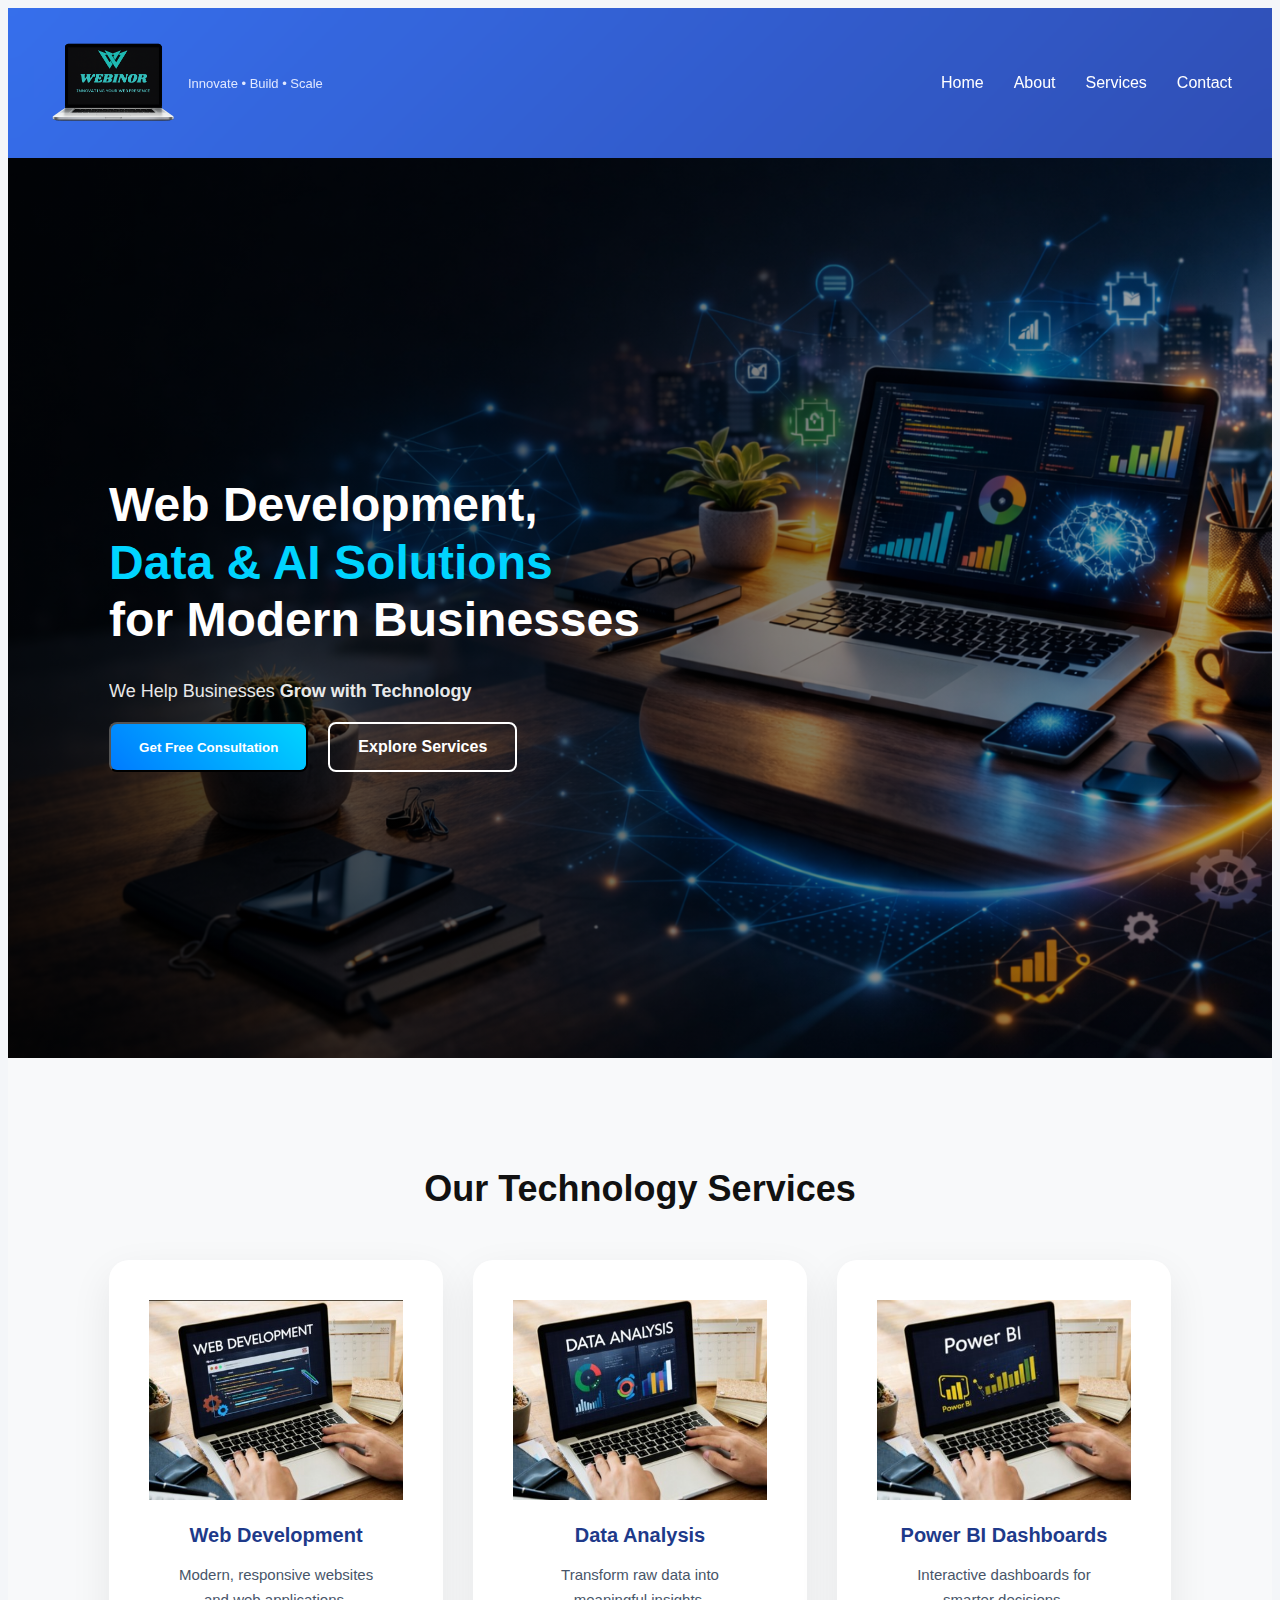
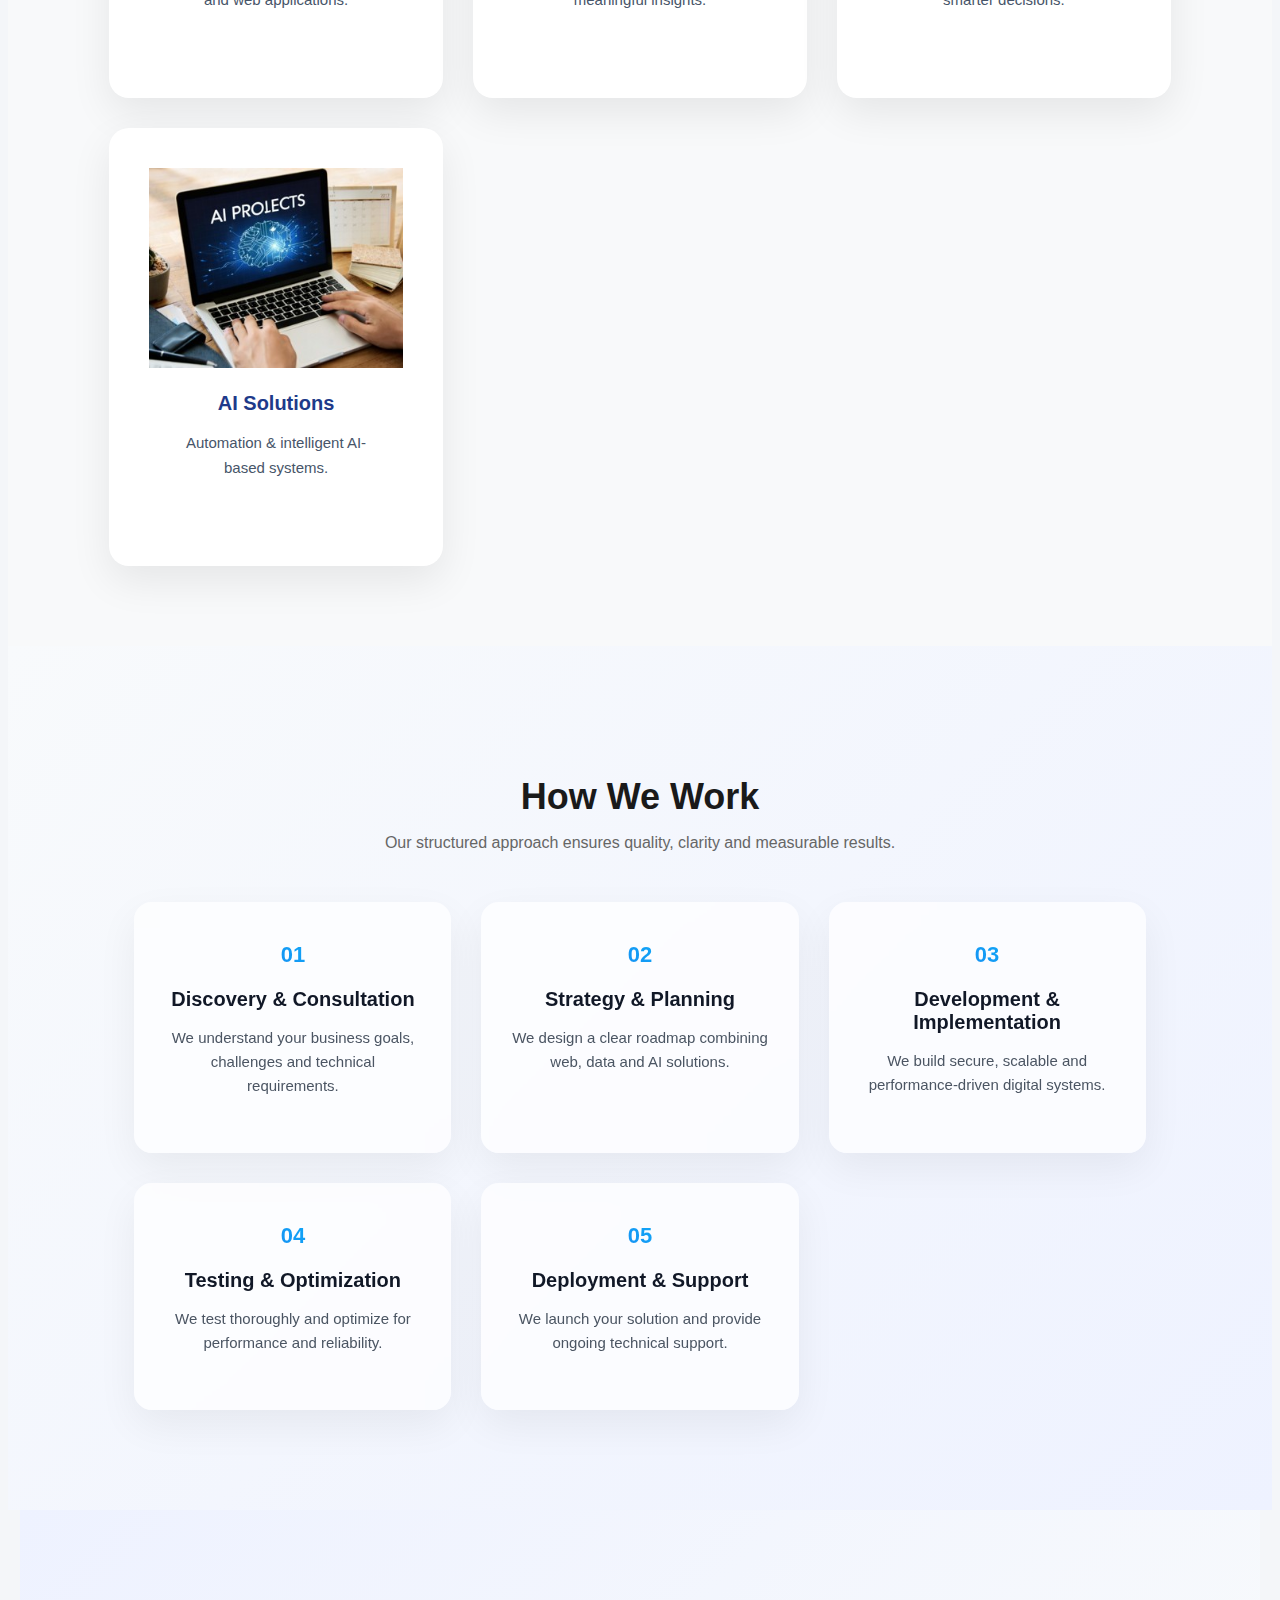
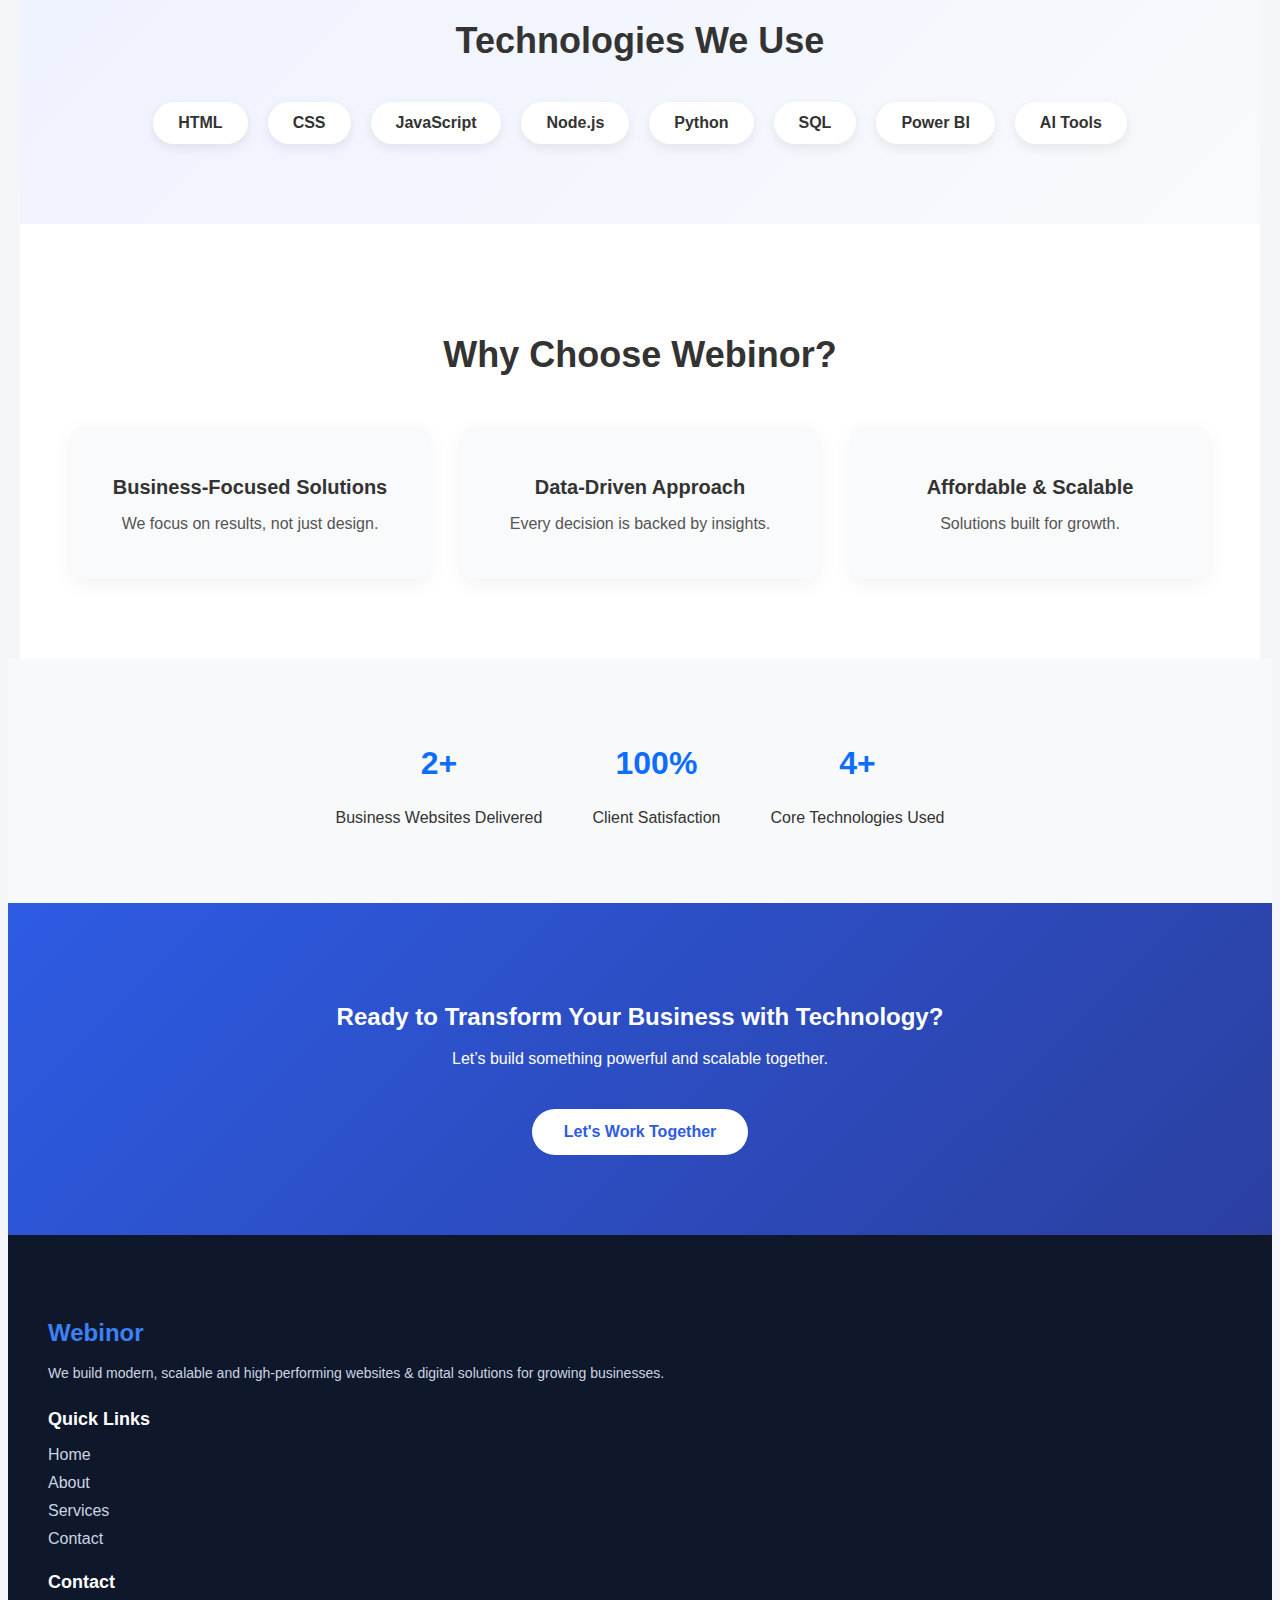
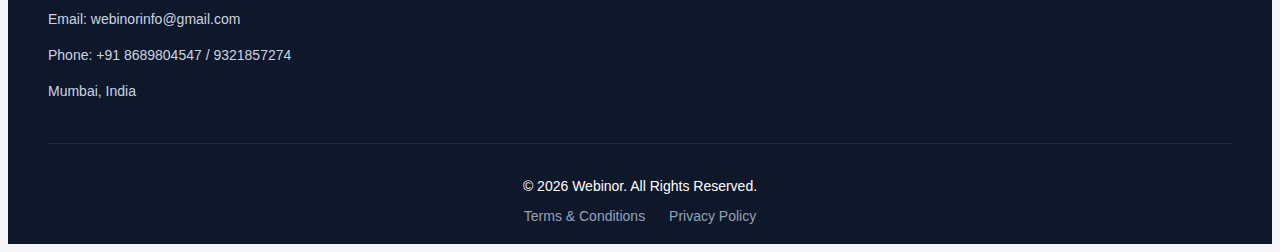
<file: index.html>
<!DOCTYPE html>
<html lang="en">
<head>
    <meta charset="UTF-8">
    <title>Webinor | Web Development, Data & AI Solutions Company in Mumbai</title>
    <meta name="viewport" content="width=device-width, initial-scale=1.0">
    
    <!-- SEO -->
    <meta name="description" content="Webinor is a Mumbai-based technology company offering web development, data analytics, Power BI dashboards and AI automation solutions for growing businesses.">
    <meta name="keywords" content="website developer in Mumbai, web design company, SEO services Mumbai, data analytics, AI projects">
    <meta name="author" content="Webinor">
    <meta name="robots" content="index, follow">

    <!-- Open Graph -->
    <meta property="og:type" content="website">
    <meta property="og:title" content="Webinor | Website Development Company in Mumbai">
    <meta property="og:description" content="Professional website development services for businesses.">
    <meta property="og:image" content="https://webinor.tech/logo.png">

    <link rel="icon" href="logo.png" type="image/png">
    <link rel="stylesheet" href="style.css?v=6">
    <link rel="canonical" href="https://webinor.tech/">

    <!-- Google tag (gtag.js) -->
<script async src="https://www.googletagmanager.com/gtag/js?id=G-PZ1Q38PTM9"></script>
<script>
  window.dataLayer = window.dataLayer || [];
  function gtag(){dataLayer.push(arguments);}
  gtag('js', new Date());

  gtag('config', 'G-PZ1Q38PTM9');
</script>
</head>
<body>

<header>
    <div class="navbar">
        <div class="logo">
            <img src="logo.png" class="logo-img" alt="Webinor Logo">
            <p class="subtitle">Innovate • Build • Scale</p>
        </div>

        <div class="nav-links" id="navLinks">
            <a href="index.html">Home</a>
            <a href="about.html">About</a>
            <a href="services.html">Services</a>
            <a href="contact.html">Contact</a>
        </div>
        <div class="hamburger" id="hamburger">
            <span></span>
            <span></span>
            <span></span>
        </div>
    </div>
</header>
  
<!-- HERO SECTION -->
<section class="hero">
  <div class="hero-content">
    <h1>
      Web Development,<br>
      <span>Data & AI Solutions</span><br>
      for Modern Businesses
    </h1>

    <p>We Help Businesses <strong>Grow with Technology</strong></p>

    <div class="hero-buttons">
      <button class="btn primary" onclick="openPopup()">Get Free Consultation</button>
      <a href="#services" class="btn secondary">Explore Services</a>
    </div>
  </div>
</section>
<!-- POPUP (Write it here 👇 just before </body>) -->
  <div id="popup" class="popup">
    <div class="popup-content">
      <span class="close" onclick="closePopup()">&times;</span>
      <h3>Free Consultation</h3>

      <input type="text" placeholder="Your Name">
      <input type="email" placeholder="Your Email">
      <textarea placeholder="Tell us about your project"></textarea>

      <button>Submit</button>
    </div>
  </div>


  <!-- JAVASCRIPT -->
  <script>
    function openPopup() {
      document.getElementById("popup").style.display = "flex";
    }

    function closePopup() {
      document.getElementById("popup").style.display = "none";
    }
  </script>

<!-- SERVICES CARDS SECTION (ON HOMEPAGE) -->
<section class="services">
  <h2 class="section-title">Our Technology Services</h2>
  <div class="services-grid">

    <div class="service-card" id="services">
      <img src="web.jpg" alt="Web Development">
      <h3>Web Development</h3>
      <p>Modern, responsive websites and web applications.</p>
    </div>

    <div class="service-card">
      <img src="data.jpg" alt="Data Analysis">
      <h3>Data Analysis</h3>
      <p>Transform raw data into meaningful insights.</p>
    </div>

    <div class="service-card">
      <img src="powerbi.jpg" alt="Power BI Solutions">
      <h3>Power BI Dashboards</h3>
      <p>Interactive dashboards for smarter decisions.</p>
    </div>

    <div class="service-card">
      <img src="ai.jpg" alt="AI Projects">
      <h3>AI Solutions</h3>
      <p>Automation & intelligent AI-based systems.</p>
    </div>

  </div>
</section>
<section class="process">
    <div class="container">
        <h2>How We Work</h2>
        <p class="section-subtitle">
            Our structured approach ensures quality, clarity and measurable results.
        </p>

        <div class="process-grid">

            <div class="process-card">
                <div class="step-number">01</div>
                <h3>Discovery & Consultation</h3>
                <p>We understand your business goals, challenges and technical requirements.</p>
            </div>

            <div class="process-card">
                <div class="step-number">02</div>
                <h3>Strategy & Planning</h3>
                <p>We design a clear roadmap combining web, data and AI solutions.</p>
            </div>

            <div class="process-card">
                <div class="step-number">03</div>
                <h3>Development & Implementation</h3>
                <p>We build secure, scalable and performance-driven digital systems.</p>
            </div>

            <div class="process-card">
                <div class="step-number">04</div>
                <h3>Testing & Optimization</h3>
                <p>We test thoroughly and optimize for performance and reliability.</p>
            </div>

            <div class="process-card">
                <div class="step-number">05</div>
                <h3>Deployment & Support</h3>
                <p>We launch your solution and provide ongoing technical support.</p>
            </div>

        </div>
    </div>
</section>
<!-- Technologies Section -->
<section class="tech-section">
  <h2>Technologies We Use</h2>

  <div class="tech-container">
    <span>HTML</span>
    <span>CSS</span>
    <span>JavaScript</span>
    <span>Node.js</span>
    <span>Python</span>
    <span>SQL</span>
    <span>Power BI</span>
    <span>AI Tools</span>
  </div>
</section>


<!-- Why Choose Section -->
<section class="why-section">
  <h2>Why Choose Webinor?</h2>

  <div class="why-container">
    <div class="why-card">
      <h3>Business-Focused Solutions</h3>
      <p>We focus on results, not just design.</p>
    </div>

    <div class="why-card">
      <h3>Data-Driven Approach</h3>
      <p>Every decision is backed by insights.</p>
    </div>

    <div class="why-card">
      <h3>Affordable & Scalable</h3>
      <p>Solutions built for growth.</p>
    </div>
  </div>
</section>
<section class="stats">
    <div class="stats-container">
        <div>
            <h2>2+</h2>
            <p>Business Websites Delivered</p>
        </div>

        <div>
            <h2>100%</h2>
            <p>Client Satisfaction</p>
        </div>

        <div>
            <h2>4+</h2>
            <p>Core Technologies Used</p>
        </div>
    </div>
</section>
<div class="cta-section">
    <h2>Ready to Transform Your Business with Technology?</h2>
    <p>Let’s build something powerful and scalable together.</p>
    
    <a href="contact.html" class="cta-btn">Let's Work Together</a>
</div>
<footer class="footer">
    <div class="footer-container">
        
        <!-- Column 1 -->
        <div class="footer-col">
            <h3>Webinor</h3>
            <p>We build modern, scalable and high-performing websites & digital solutions for growing businesses.</p>
        </div>

        <!-- Column 2 -->
        <div class="footer-col">
            <h4>Quick Links</h4>
            <ul>
                <li><a href="index.html">Home</a></li>
                <li><a href="about.html">About</a></li>
                <li><a href="services.html">Services</a></li>
                <li><a href="contact.html">Contact</a></li>
            </ul>
        </div>

        <!-- Column 3 -->
        <div class="footer-col">
            <h4>Contact</h4>
            <p>Email: webinorinfo@gmail.com</p>
            <p>Phone: +91 8689804547 / 9321857274</p>
            <p>Mumbai, India</p>
        </div>

    </div>

    <div class="footer-bottom">
    <p>© 2026 Webinor. All Rights Reserved.</p>
    <div class="footer-legal">
        <a href="terms.html">Terms & Conditions</a>
        <a href="privacy.html">Privacy Policy</a>
    </div>
</div>
</footer>

<script src="script.js"></script>
<script>
const hamburger = document.querySelector(".hamburger");
const navLinks = document.querySelector(".nav-links");

hamburger.addEventListener("click", () => {
  navLinks.classList.toggle("active");
});
</script>


</body>
</html>
</file>
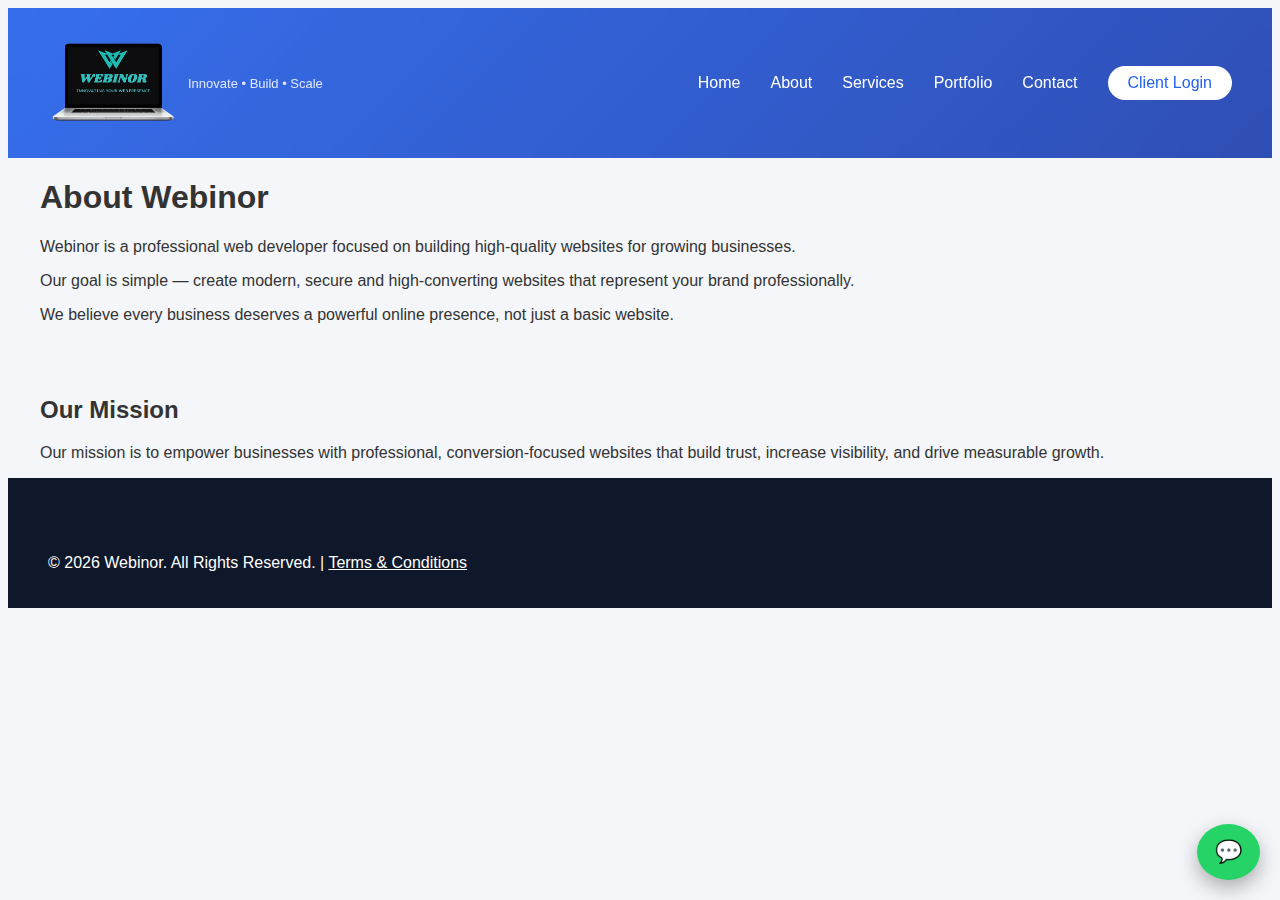
<file: about.html>
<!DOCTYPE html>
<html>
<head>
    <title>About Webinor</title>
    <link rel="stylesheet" href="style.css">
</head>
<body>
<header>
    <nav class="navbar">
        <div class="logo">
            <img src="logo.png" class="logo-img">
            <p class="subtitle">Innovate • Build • Scale</p>
        </div>

        <div class="nav-links">
            <a href="index.html">Home</a>
            <a href="about.html">About</a>
            <a href="services.html">Services</a>
            <a href="portfolio.html">Portfolio</a>
            <a href="contact.html">Contact</a>
            <a href="login.html" class="login-btn">Client Login</a>
        </div>
    </nav>
</header>

<section class="page-section reveal">
    <h1>About Webinor</h1>
    <p>Webinor is a professional web developer focused on building high-quality websites for growing businesses.</p>
    <p>Our goal is simple — create modern, secure and high-converting websites that represent your brand professionally.</p>
    <p>We believe every business deserves a powerful online presence, not just a basic website.</p>

     <br><br>

    <h2>Our Mission</h2>
    <p>
        Our mission is to empower businesses with professional, conversion-focused websites 
        that build trust, increase visibility, and drive measurable growth.
    </p>
</section>

<footer class="footer">
    <p>
        © 2026 Webinor. All Rights Reserved. |
        <a href="terms.html" style="color:white; text-decoration:underline;">Terms & Conditions</a>
    </p>
</footer>


<a href="https://wa.me/918689804547" target="_blank" class="whatsapp-float">
    💬
</a>

<script>
function revealOnScroll() {
    const reveals = document.querySelectorAll(".reveal");

    reveals.forEach((element) => {
        const windowHeight = window.innerHeight;
        const elementTop = element.getBoundingClientRect().top;
        const elementVisible = 100;

        if (elementTop < windowHeight - elementVisible) {
            element.classList.add("active");
        }
    });
}

window.addEventListener("scroll", revealOnScroll);
</script>

</body>
</html>
</file>
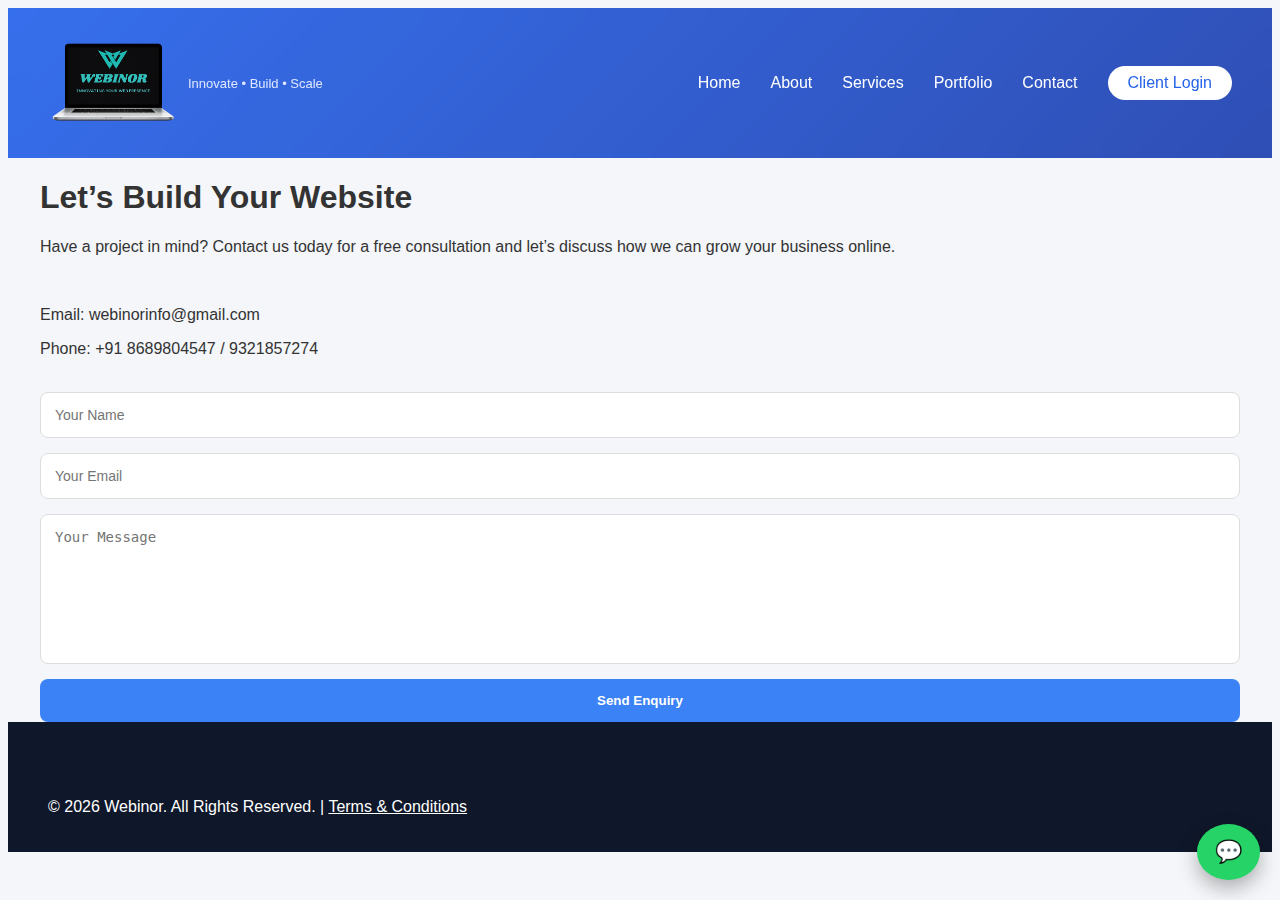
<file: contact.html>
<!DOCTYPE html>
<html>
<head>
    <title>Contact - Webinor</title>
    <link rel="stylesheet" href="style.css">
</head>
<body>
<header>
    <nav class="navbar">
        <div class="logo">
            <img src="logo.png" class="logo-img">
            <p class="subtitle">Innovate • Build • Scale</p>
        </div>

        <div class="nav-links">
            <a href="index.html">Home</a>
            <a href="about.html">About</a>
            <a href="services.html">Services</a>
            <a href="portfolio.html">Portfolio</a>
            <a href="contact.html">Contact</a>
            <a href="login.html" class="login-btn">Client Login</a>
        </div>
    </nav>
</header>


<section class="page-section fade-in">
    <h1>Let’s Build Your Website</h1>
    <p>Have a project in mind? Contact us today for a free consultation and let’s discuss how we can grow your business online.</p>
    <br>
    <p>Email: webinorinfo@gmail.com</p>
    <p>Phone: +91 8689804547 / 9321857274</p>
    <br>

    <form class="contact-form">
        <input type="text" placeholder="Your Name" required>
        <input type="email" placeholder="Your Email" required>
        <textarea placeholder="Your Message" required></textarea>
        <button type="submit" class="btn">Send Enquiry</button>
    </form>

</section>

<footer class="footer">
    <p>
        © 2026 Webinor. All Rights Reserved. |
        <a href="terms.html" style="color:white; text-decoration:underline;">Terms & Conditions</a>
    </p>
</footer>


<a href="https://wa.me/918689804547" target="_blank" class="whatsapp-float">
    💬
</a>

<script>
function revealOnScroll() {
    const reveals = document.querySelectorAll(".reveal");

    reveals.forEach((element) => {
        const windowHeight = window.innerHeight;
        const elementTop = element.getBoundingClientRect().top;
        const elementVisible = 100;

        if (elementTop < windowHeight - elementVisible) {
            element.classList.add("active");
        }
    });
}

window.addEventListener("scroll", revealOnScroll);

fetch("https://your-railway-backend-url/contact", {
  method: "POST",
  headers: { "Content-Type": "application/json" },
  body: JSON.stringify({ name, email, message })
})

</script>

</body>
</html>
</file>
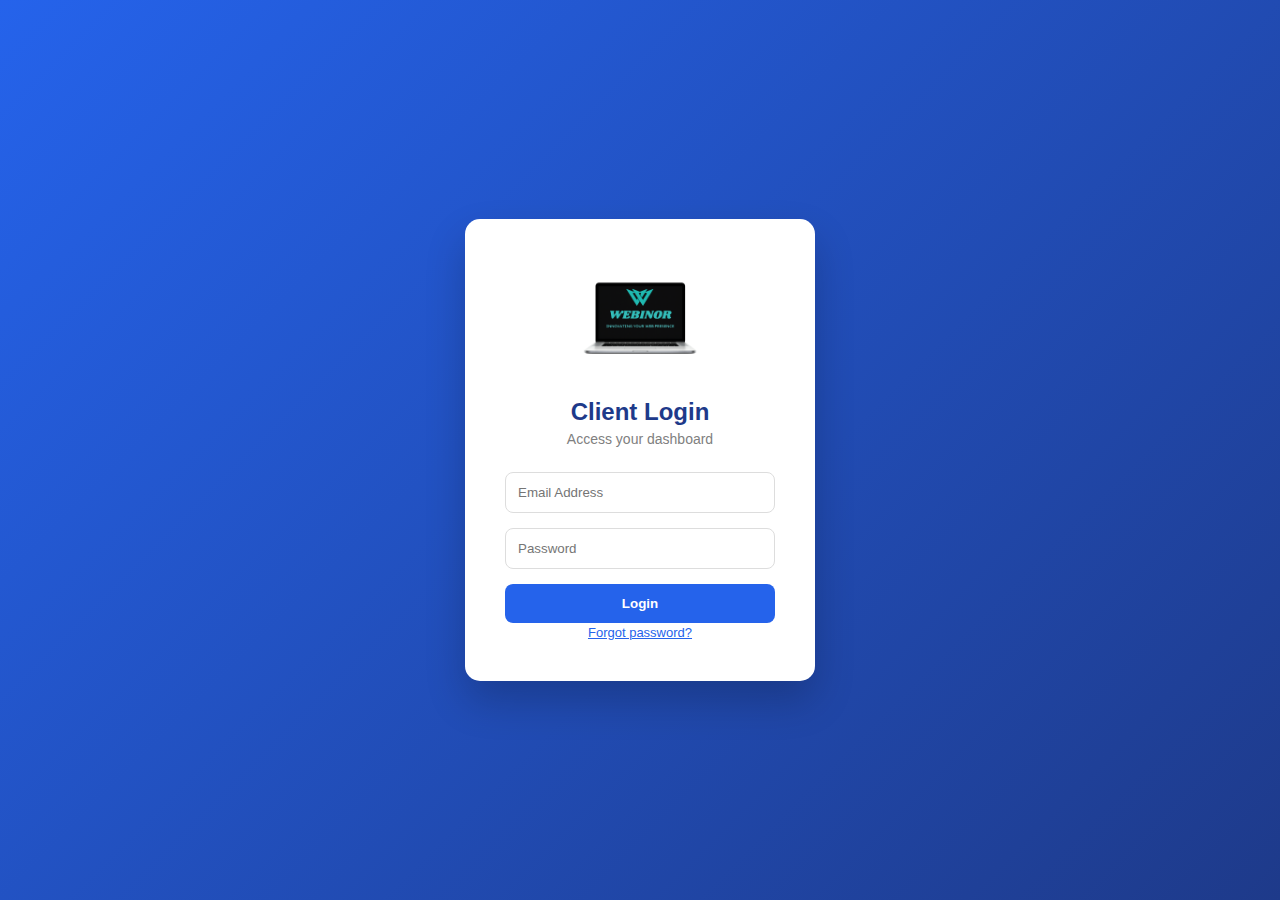
<file: login.html>
<!DOCTYPE html>
<html lang="en">
<head>
    <meta charset="UTF-8">
    <title>Client Login - Webinor</title>
    <link rel="stylesheet" href="login.css">
</head>

<body>

<div class="login-container">
    <div class="login-card">
        <img src="logo.png" alt="Webinor Logo" class="login-logo">

        <h2>Client Login</h2>
        <p class="login-subtitle">Access your dashboard</p>

        <form>
            <input type="email" placeholder="Email Address" required>
            <input type="password" placeholder="Password" required>
            <button type="submit">Login</button>
        </form>

        <a href="#" class="extra-text">Forgot password?</a>
    </div>
</div>
<script>
document.querySelector(".extra-text").addEventListener("click", function(e){
    e.preventDefault();
    alert("Password reset link will be sent to your email.");
});
</script>
</body>
</html>
</file>
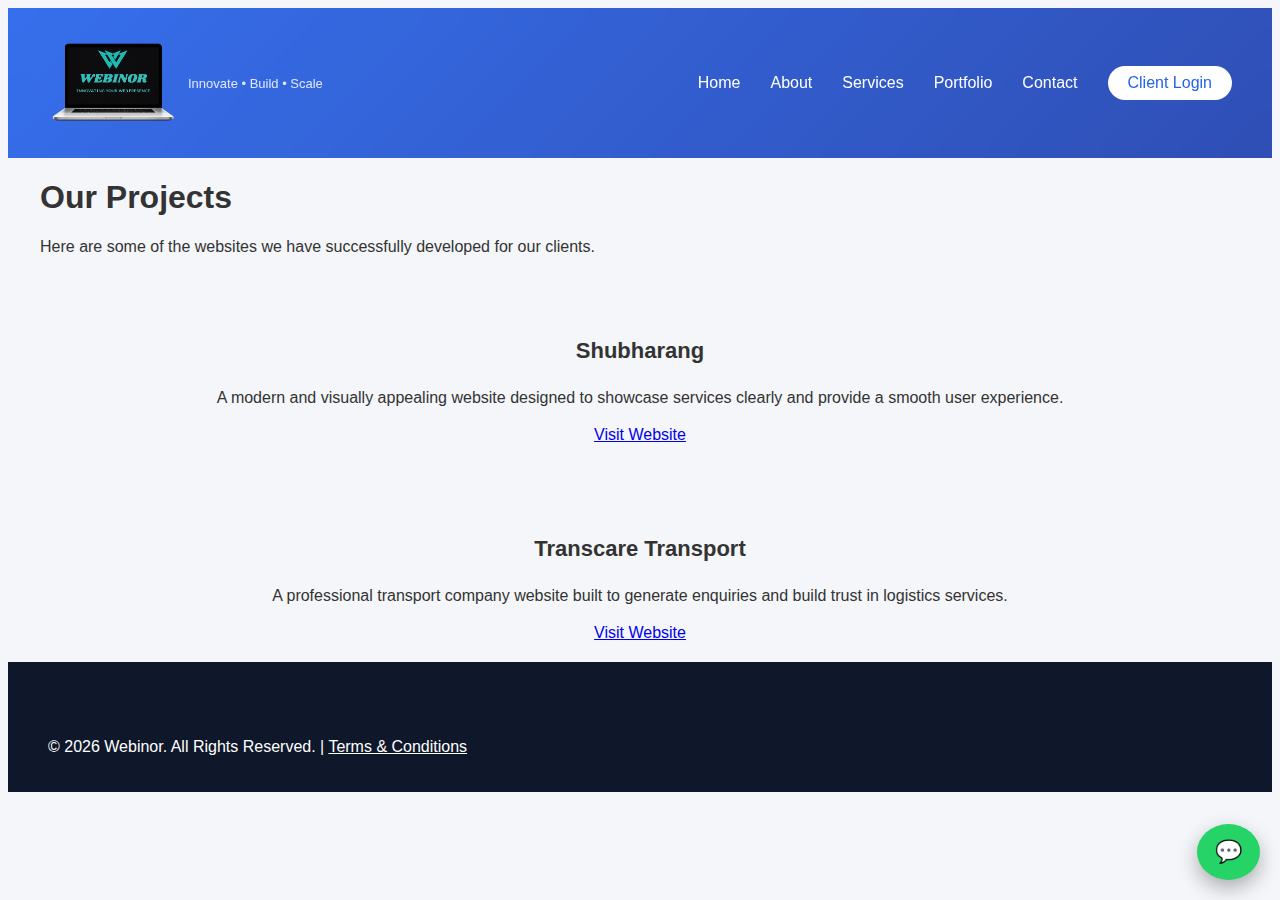
<file: portfolio.html>
<!DOCTYPE html>
<html>
<head>
    <title>Portfolio - Webinor</title>
    <link rel="stylesheet" href="style.css">
</head>
<body>
<header>
    <nav class="navbar">
        <div class="logo">
            <img src="logo.png" class="logo-img">
            <p class="subtitle">Innovate • Build • Scale</p>
        </div>

        <div class="nav-links">
            <a href="index.html">Home</a>
            <a href="about.html">About</a>
            <a href="services.html">Services</a>
            <a href="portfolio.html">Portfolio</a>
            <a href="contact.html">Contact</a>
            <a href="login.html" class="login-btn">Client Login</a>
        </div>
    </nav>
</header>


<section class="page-section reveal">
    <h1>Our Projects</h1>
    <p>Here are some of the websites we have successfully developed for our clients.</p>

    <div class="cards">
        <div class="card reveal">
    <h3>Shubharang</h3>
    <p>
        A modern and visually appealing website designed to showcase services clearly 
        and provide a smooth user experience.
    </p>
    <a href="https://shubharang.com" target="_blank" class="visit-btn">
        Visit Website
    </a>
</div>

<div class="card reveal">
    <h3>Transcare Transport</h3>
    <p>
        A professional transport company website built to generate enquiries 
        and build trust in logistics services.
    </p>
    <a href="https://transcaretransport.in" target="_blank" class="visit-btn">
        Visit Website
    </a>
</div>

    </div>
</section>

<footer class="footer">
    <p>
        © 2026 Webinor. All Rights Reserved. |
        <a href="terms.html" style="color:white; text-decoration:underline;">Terms & Conditions</a>
    </p>
</footer>


<a href="https://wa.me/918689804547" target="_blank" class="whatsapp-float">
    💬
</a>

<script>
function revealOnScroll() {
    const reveals = document.querySelectorAll(".reveal");

    reveals.forEach((element) => {
        const windowHeight = window.innerHeight;
        const elementTop = element.getBoundingClientRect().top;
        const elementVisible = 100;

        if (elementTop < windowHeight - elementVisible) {
            element.classList.add("active");
        }
    });
}

window.addEventListener("scroll", revealOnScroll);
</script>

</body>
</html>
</file>
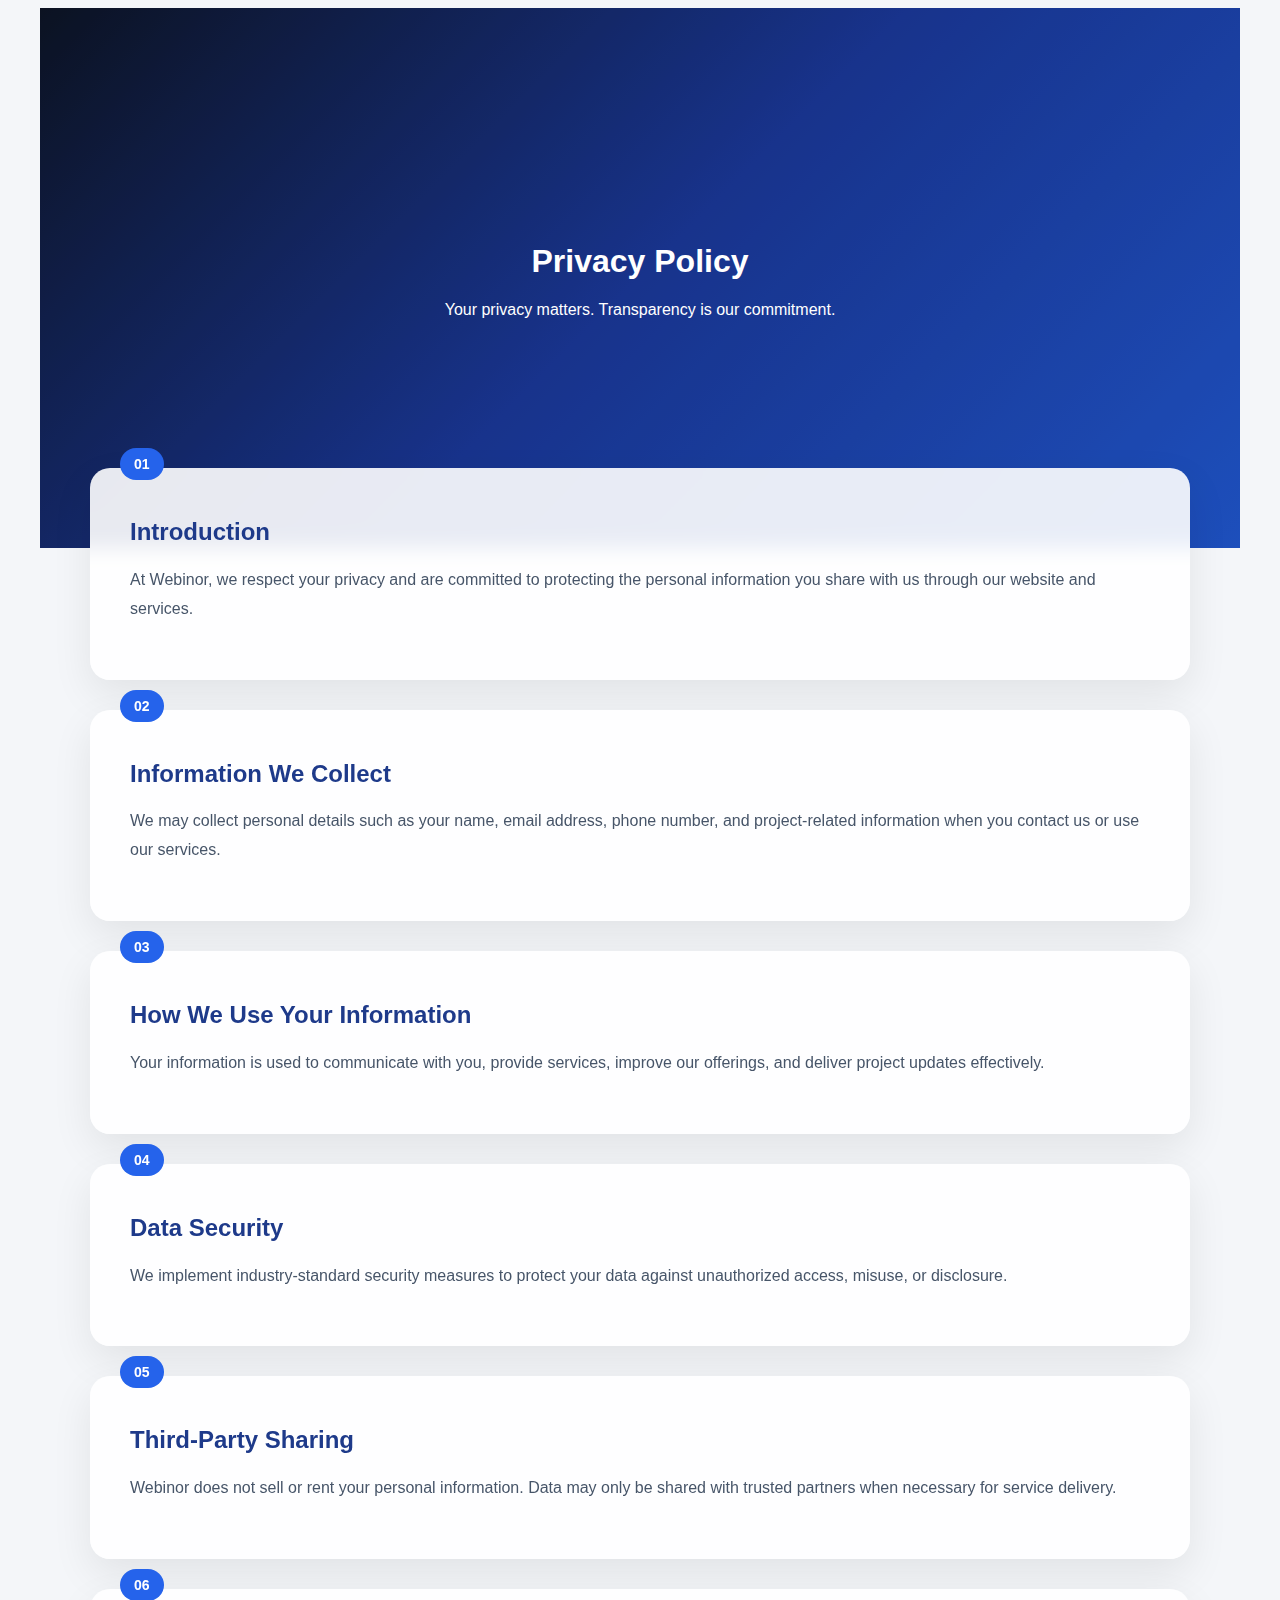
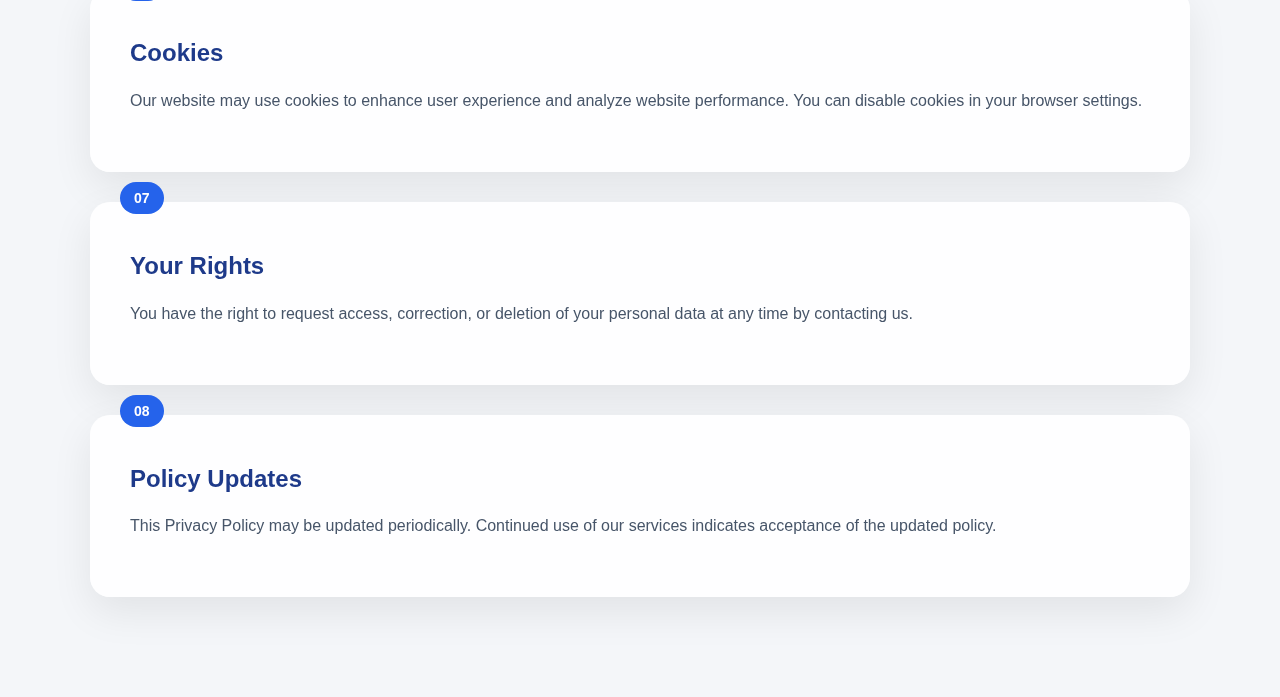
<file: privacy.html>
<!DOCTYPE html>
<html lang="en">
<head>
    <meta charset="UTF-8">
    <title>Privacy Policy | Webinor</title>
    <link rel="stylesheet" href="style.css">
</head>
<body>

<!-- HERO SECTION -->
<section class="policy-hero">
    <div class="hero-overlay"></div>
    <div class="hero-content">
        <h1>Privacy Policy</h1>
        <p>Your privacy matters. Transparency is our commitment.</p>
    </div>
</section>

<!-- POLICY CONTENT -->
<section class="policy-section">

    <div class="policy-box">
        <span class="number">01</span>
        <h2>Introduction</h2>
        <p>
            At Webinor, we respect your privacy and are committed to protecting
            the personal information you share with us through our website
            and services.
        </p>
    </div>

    <div class="policy-box">
        <span class="number">02</span>
        <h2>Information We Collect</h2>
        <p>
            We may collect personal details such as your name, email address,
            phone number, and project-related information when you contact us
            or use our services.
        </p>
    </div>

    <div class="policy-box">
        <span class="number">03</span>
        <h2>How We Use Your Information</h2>
        <p>
            Your information is used to communicate with you, provide services,
            improve our offerings, and deliver project updates effectively.
        </p>
    </div>

    <div class="policy-box">
        <span class="number">04</span>
        <h2>Data Security</h2>
        <p>
            We implement industry-standard security measures to protect your
            data against unauthorized access, misuse, or disclosure.
        </p>
    </div>

    <div class="policy-box">
        <span class="number">05</span>
        <h2>Third-Party Sharing</h2>
        <p>
            Webinor does not sell or rent your personal information. Data may
            only be shared with trusted partners when necessary for service
            delivery.
        </p>
    </div>

    <div class="policy-box">
        <span class="number">06</span>
        <h2>Cookies</h2>
        <p>
            Our website may use cookies to enhance user experience and analyze
            website performance. You can disable cookies in your browser settings.
        </p>
    </div>

    <div class="policy-box">
        <span class="number">07</span>
        <h2>Your Rights</h2>
        <p>
            You have the right to request access, correction, or deletion of
            your personal data at any time by contacting us.
        </p>
    </div>

    <div class="policy-box">
        <span class="number">08</span>
        <h2>Policy Updates</h2>
        <p>
            This Privacy Policy may be updated periodically. Continued use
            of our services indicates acceptance of the updated policy.
        </p>
    </div>

</section>

</body>
</html>
</file>
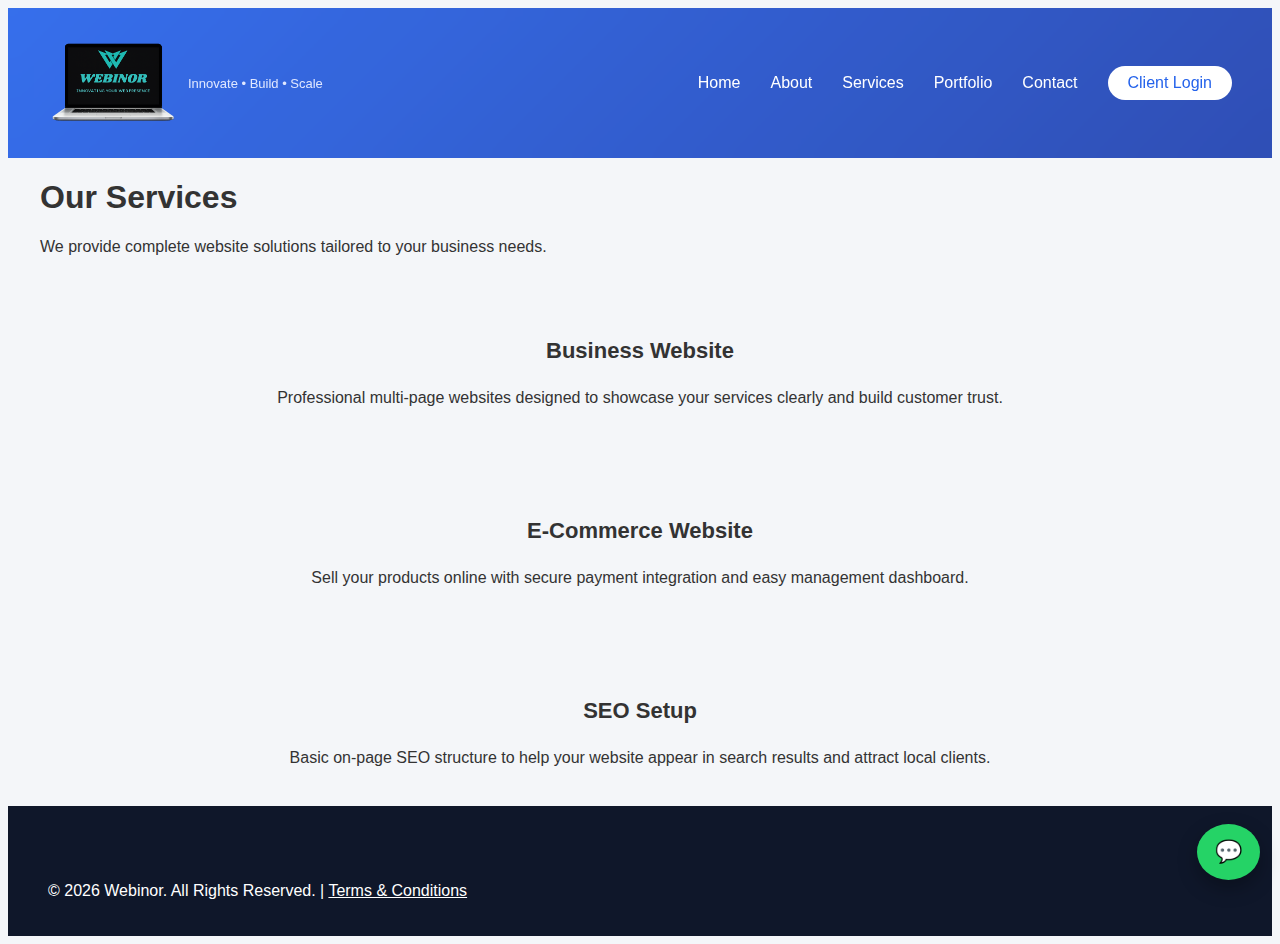
<file: services.html>
<!DOCTYPE html>
<html>
<head>
    <title>Services - Webinor</title>
    <link rel="stylesheet" href="style.css">
</head>
<body>
<header>
    <nav class="navbar">
        <div class="logo">
            <img src="logo.png" class="logo-img">
            <p class="subtitle">Innovate • Build • Scale</p>
        </div>

        <div class="nav-links">
            <a href="index.html">Home</a>
            <a href="about.html">About</a>
            <a href="services.html">Services</a>
            <a href="portfolio.html">Portfolio</a>
            <a href="contact.html">Contact</a>
            <a href="login.html" class="login-btn">Client Login</a>
        </div>
    </nav>
</header>




<section class="page-section reveal">
    <h1>Our Services</h1>
    <p>We provide complete website solutions tailored to your business needs.</p>

    <div class="cards">
        <div class="card">
            <h3>Business Website</h3>
            <p>Professional multi-page websites designed to showcase your services clearly and build customer trust.</p>
        </div>

        <div class="card">
            <h3>E-Commerce Website</h3>
            <p>Sell your products online with secure payment integration and easy management dashboard.</p>
        </div>

        <div class="card">
            <h3>SEO Setup</h3>
            <p>Basic on-page SEO structure to help your website appear in search results and attract local clients.</p>
        </div>
    </div>
</section>

<footer class="footer">
    <p>
        © 2026 Webinor. All Rights Reserved. |
        <a href="terms.html" style="color:white; text-decoration:underline;">Terms & Conditions</a>
    </p>
</footer>


<a href="https://wa.me/918689804547" target="_blank" class="whatsapp-float">
    💬
</a>

<script>
function revealOnScroll() {
    const reveals = document.querySelectorAll(".reveal");

    reveals.forEach((element) => {
        const windowHeight = window.innerHeight;
        const elementTop = element.getBoundingClientRect().top;
        const elementVisible = 100;

        if (elementTop < windowHeight - elementVisible) {
            element.classList.add("active");
        }
    });
}

window.addEventListener("scroll", revealOnScroll);
</script>

</body>
</html>
</file>
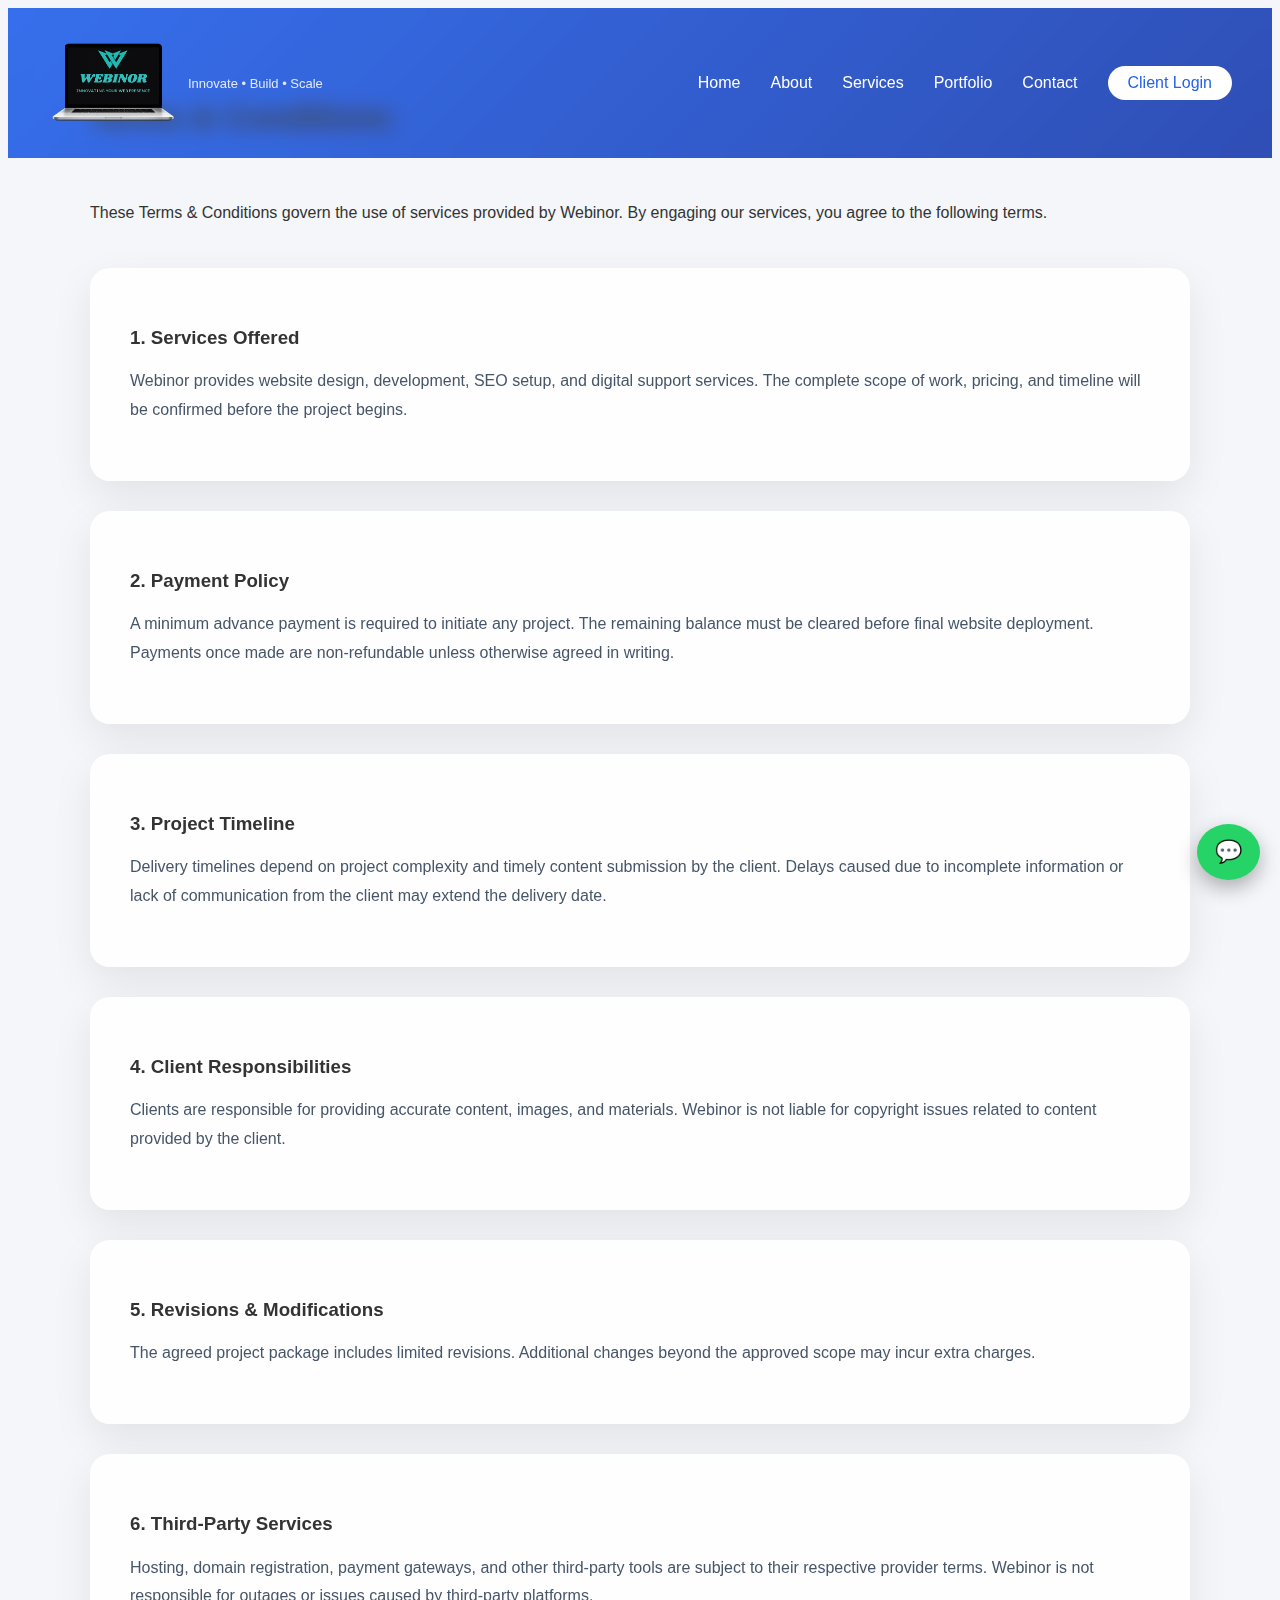
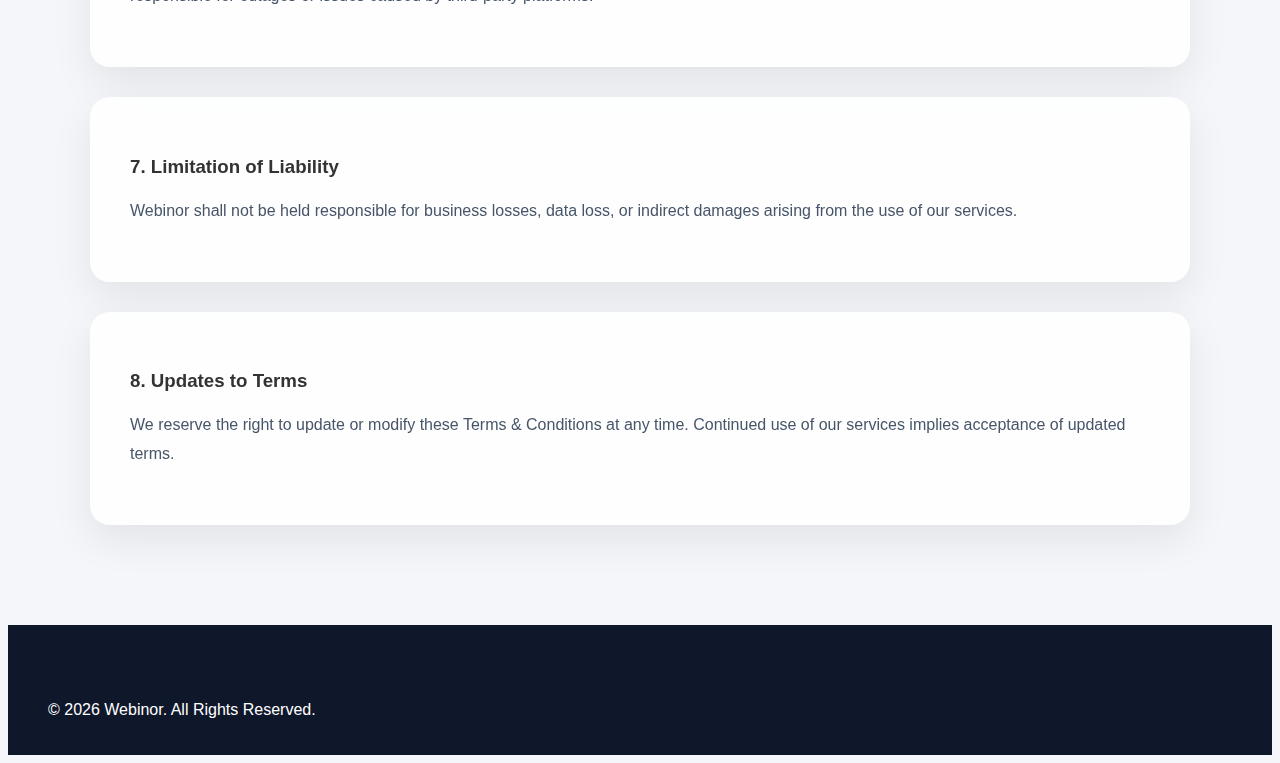
<file: terms.html>
<!DOCTYPE html>
<html>
<head>
    <title>Terms & Conditions - Webinor</title>
    <link rel="stylesheet" href="style.css">
</head>
<body>

<header>
    <nav class="navbar">
        <div class="logo">
            <img src="logo.png" class="logo-img">
            <p class="subtitle">Innovate • Build • Scale</p>
        </div>

        <div class="nav-links">
            <a href="index.html">Home</a>
            <a href="about.html">About</a>
            <a href="services.html">Services</a>
            <a href="portfolio.html">Portfolio</a>
            <a href="contact.html">Contact</a>
            <a href="login.html" class="login-btn">Client Login</a>
        </div>
    </nav>
</header>

<section class="page-section reveal terms-section">

    <h1>Terms & Conditions</h1>
    <p class="terms-intro">
        These Terms & Conditions govern the use of services provided by Webinor.
        By engaging our services, you agree to the following terms.
    </p>

    <div class="terms-box">
        <h3>1. Services Offered</h3>
        <p>
            Webinor provides website design, development, SEO setup, and digital support services.
            The complete scope of work, pricing, and timeline will be confirmed before the project begins.
        </p>
    </div>

    <div class="terms-box">
        <h3>2. Payment Policy</h3>
        <p>
            A minimum advance payment is required to initiate any project.
            The remaining balance must be cleared before final website deployment.
            Payments once made are non-refundable unless otherwise agreed in writing.
        </p>
    </div>

    <div class="terms-box">
        <h3>3. Project Timeline</h3>
        <p>
            Delivery timelines depend on project complexity and timely content submission by the client.
            Delays caused due to incomplete information or lack of communication from the client
            may extend the delivery date.
        </p>
    </div>

    <div class="terms-box">
        <h3>4. Client Responsibilities</h3>
        <p>
            Clients are responsible for providing accurate content, images, and materials.
            Webinor is not liable for copyright issues related to content provided by the client.
        </p>
    </div>

    <div class="terms-box">
        <h3>5. Revisions & Modifications</h3>
        <p>
            The agreed project package includes limited revisions.
            Additional changes beyond the approved scope may incur extra charges.
        </p>
    </div>

    <div class="terms-box">
        <h3>6. Third-Party Services</h3>
        <p>
            Hosting, domain registration, payment gateways, and other third-party tools
            are subject to their respective provider terms. Webinor is not responsible
            for outages or issues caused by third-party platforms.
        </p>
    </div>

    <div class="terms-box">
        <h3>7. Limitation of Liability</h3>
        <p>
            Webinor shall not be held responsible for business losses, data loss,
            or indirect damages arising from the use of our services.
        </p>
    </div>

    <div class="terms-box">
        <h3>8. Updates to Terms</h3>
        <p>
            We reserve the right to update or modify these Terms & Conditions at any time.
            Continued use of our services implies acceptance of updated terms.
        </p>
    </div>

</section>


<footer class="footer">
    <p>© 2026 Webinor. All Rights Reserved.</p>
</footer>

<a href="https://wa.me/918689804547" target="_blank" class="whatsapp-float">
    💬
</a>

<script>
function revealOnScroll() {
    const reveals = document.querySelectorAll(".reveal");
    reveals.forEach((element) => {
        const windowHeight = window.innerHeight;
        const elementTop = element.getBoundingClientRect().top;
        const elementVisible = 100;
        if (elementTop < windowHeight - elementVisible) {
            element.classList.add("active");
        }
    });
}
window.addEventListener("scroll", revealOnScroll);
</script>

</body>
</html>
</file>
<file: style.css>
/* ================= GLOBAL ================= */

* {
    transition: background 0.3s ease, 
                color 0.3s ease, 
                transform 0.3s ease, 
                box-shadow 0.3s ease;
}

html {
    scroll-behavior: smooth;
}

body {
    font-family: 'Segoe UI', Arial, sans-serif;
    background: #f4f6f9;
    color: #333;
    overflow-x: hidden;
}

/* ================= NAVBAR ================= */

header {
    background: linear-gradient(135deg, #2563eb, #1e40af);
    color: white;
    padding-bottom: 0;
}

.navbar {
    display: flex;
    justify-content: space-between;
    align-items: center;
    padding: 10px 40px;
    background: rgba(255,255,255,0.08);
    backdrop-filter: blur(10px);
}

.logo {
    display: flex;
    align-items: center;
    gap: 10px;
}

.logo-img {
    width: 130px;
}

.subtitle {
    font-size: 13px;
    color: #e0e7ff;
}

.nav-links {
    display: flex;
    align-items: center;
    gap: 30px;
}

.nav-links a {
    color: white;
    text-decoration: none;
    font-weight: 500;
    transition: 0.3s;
}

.nav-links a:hover {
    opacity: 0.8;
}

.login-btn {
    background: white;
    color: #2563eb !important;
    padding: 8px 20px;
    border-radius: 30px;
    font-weight: 600;
    transition: 0.3s;
}

.login-btn:hover {
    transform: translateY(-3px);
    box-shadow: 0 8px 20px rgba(0,0,0,0.2);
}

/* ================= HERO ================= */
.hero {
  height: 100vh;
  background: url("images/hero-banner.jpg") no-repeat center center/cover;
  display: flex;
  align-items: center;
  padding: 0 8%;
  position: relative;
  color: white;
}

/* Dark overlay */
.hero::before {
  content: "";
  position: absolute;
  inset: 0;
  background: linear-gradient(to right, rgba(0,0,0,0.8), rgba(0,0,0,0.3));
}

/* Keep content above overlay */
.hero-content {
  position: relative;
  max-width: 600px;
  z-index: 2;
}

.hero h1 {
  font-size: 48px;
  font-weight: 700;
  line-height: 1.2;
}

.hero h1 span {
  color: #00d4ff;
}

.hero p {
  margin: 20px 0;
  font-size: 18px;
  opacity: 0.9;
}

.hero-buttons {
  display: flex;
  gap: 20px;
  margin-top: 20px;
}

.btn {
  padding: 14px 28px;
  border-radius: 8px;
  text-decoration: none;
  font-weight: 600;
  transition: 0.3s ease;
}

.primary {
  background: linear-gradient(45deg, #007bff, #00d4ff);
  color: white;
}

.primary:hover {
  transform: translateY(-3px);
}

.secondary {
  border: 2px solid white;
  color: white;
}

.secondary:hover {
  background: white;
  color: black;
}
/* ================= CONTACT ================= */

/* CONTACT SECTION */
.contact-section {
    padding: 80px 20px;
    text-align: center;
}

.contact-section h2 {
    font-size: 32px;
    margin-bottom: 10px;
}

.contact-subtitle {
    color: #555;
    margin-bottom: 50px;
}

.contact-container {
    display: flex;
    gap: 40px;
    max-width: 1100px;
    margin: auto;
    align-items: center;
    justify-content: center;
    flex-wrap: wrap;
}

.contact-info {
    flex: 1;
    min-width: 280px;
    text-align: left;
}

.contact-info h3 {
    margin-bottom: 20px;
}

.contact-form {
    flex: 1;
    min-width: 280px;
    display: flex;
    flex-direction: column;
    gap: 15px;
}

.contact-form input,
.contact-form textarea {
    padding: 14px;
    border-radius: 8px;
    border: 1px solid #ddd;
    font-size: 14px;
}

.contact-form textarea {
    min-height: 120px;
    resize: none;
}

.contact-form button {
    background: #3b82f6;
    color: white;
    padding: 14px;
    border: none;
    border-radius: 8px;
    cursor: pointer;
    transition: 0.3s;
}

.contact-form button:hover {
    background: #2563eb;
}

/* ================= FOOTER ================= */

.footer {
    background: #0f172a;
    color: #fff;
    padding: 60px 40px 20px;
}

.footer-container {
    grid-template-columns: 1fr;
    grid-template-columns: repeat(auto-fit, minmax(250px, 1fr));
    gap: 40px;
    max-width: 1200px;
    margin: auto;
}

.footer-col h3 {
    font-size: 24px;
    margin-bottom: 15px;
    color: #3b82f6;
}

.footer-col h4 {
    font-size: 18px;
    margin-bottom: 15px;
}

.footer-col p {
    font-size: 14px;
    line-height: 1.6;
    color: #cbd5e1;
}

.footer-col ul {
    list-style: none;
    padding: 0;
}

.footer-col ul li {
    margin-bottom: 10px;
}

.footer-col ul li a {
    text-decoration: none;
    color: #cbd5e1;
    transition: 0.3s;
}

.footer-col ul li a:hover {
    color: #3b82f6;
}

.footer-bottom {
    text-align: center;
    margin-top: 40px;
    padding-top: 20px;
    border-top: 1px solid #1e293b;
    font-size: 14px;
}

.footer-legal {
    margin-top: 10px;
}

.footer-legal a {
    margin: 0 10px;
    text-decoration: none;
    color: #94a3b8;
    transition: 0.3s;
}

.footer-legal a:hover {
    color: #3b82f6;
}
/* Responsive */
@media (max-width: 768px) {
    .footer {
        padding: 40px 20px 20px;
        text-align: center;
    }
}
/* ================= WHATSAPP FLOAT ================= */

.whatsapp-float {
    position: fixed;
    bottom: 20px;
    right: 20px;
    background: #25D366;
    color: white;
    font-size: 22px;
    padding: 15px 18px;
    border-radius: 50%;
    text-decoration: none;
    box-shadow: 0 8px 20px rgba(0,0,0,0.3);
    transition: 0.3s;
}

.whatsapp-float:hover {
    transform: scale(1.1);
}

/* ================= HAMBURGER ================= */

.hamburger {
    display: none;
    flex-direction: column;
    gap: 6px;
    cursor: pointer;
}

.hamburger span {
    width: 28px;
    height: 3px;
    background: white;
    border-radius: 5px;
}

/* ================= RESPONSIVE ================= */

@media (max-width: 768px) {

    .navbar {
        padding: 20px;
    }

    .nav-links {
        position: absolute;
        top: 80px;
        right: 0;
        width: 100%;
        background: #2563eb;
        flex-direction: column;
        padding: 20px 0;
        display: none;
    }

    .nav-links.active {
        display: flex;
    }

    .hamburger {
        display: flex;
    }

    .hero h1 {
        font-size: 28px;
    }


    .footer-container {
        flex-direction: column;
        text-align: center;
    }
}

/* ================= ANIMATIONS ================= */

@keyframes fadeDown {
    from { opacity: 0; transform: translateY(-40px); }
    to { opacity: 1; transform: translateY(0); }
}

@keyframes fadeUp {
    from { opacity: 0; transform: translateY(40px); }
    to { opacity: 1; transform: translateY(0); }
}

.shapes span {
    position: absolute;
    display: block;
    width: 60px;
    height: 60px;
    background: rgba(255,255,255,0.1);
    animation: float 20s linear infinite;
    bottom: -150px;
    border-radius: 20px;
}
.hero {
    position: relative;
    overflow: hidden;
}
.shapes span:nth-child(1) {
    left: 25%;
    animation-delay: 0s;
}
.shapes span:nth-child(2) {
    left: 50%;
    width: 80px;
    height: 80px;
    animation-delay: 5s;
}
.shapes span:nth-child(3) {
    left: 70%;
    animation-delay: 10s;
}
.shapes span:nth-child(4) {
    left: 85%;
    width: 100px;
    height: 100px;
    animation-delay: 15s;
}

@keyframes float {
    0% {
        transform: translateY(0) rotate(0deg);
        opacity: 1;
    }
    100% {
        transform: translateY(-1000px) rotate(720deg);
        opacity: 0;
    }
}

.showcase {
    padding: 80px 10%;
    text-align: center;
    background: #ffffff;
}

.showcase h2 {
    font-size: 32px;
    margin-bottom: 40px;
    color: #111;
}

.showcase-container {
    display: flex;
    gap: 20px;
    margin-top: 40px;
    justify-content: center;
    flex-wrap: wrap;
}

.showcase-container img {
    width: 300px;
    border-radius: 15px;
    transition: 0.4s ease;
}

.showcase-container img:hover {
    transform: scale(1.05);
}

.project-card {
    background: white;
    width: 350px;
    padding: 20px;
    border-radius: 20px;
    box-shadow: 0 15px 40px rgba(0,0,0,0.08);
    transition: 0.4s ease;
    text-align: center;
}

.project-card img {
    width: 100%;
    border-radius: 15px;
    margin-bottom: 15px;
}

.project-card h3 {
    margin-bottom: 10px;
}

.project-card p {
    font-size: 14px;
    color: #555;
    margin-bottom: 15px;
}

.project-card a {
    display: inline-block;
    padding: 10px 20px;
    background: #2c5364;
    color: white;
    text-decoration: none;
    border-radius: 30px;
    transition: 0.3s;
}

.project-card:hover {
    transform: translateY(-10px);
}

.project-card a:hover {
    background: #203a43;
}

.trust {
    padding: 80px 10%;
    text-align: center;
    background: #ffffff;
}

.trust-container {
    display: flex;
    justify-content: center;
    gap: 40px;
    margin-top: 40px;
    flex-wrap: wrap;
}

.trust-container div {
    max-width: 300px;
}

.services {
  padding: 80px 8%;
  background: #f8f9fa;
  text-align: center;
}

.services h2 {
  font-size: 36px;
  margin-bottom: 50px;
  font-weight: 700;
  color: #111;
}

/* Grid Layout */
.services-grid {
  display: grid;
  grid-template-columns: repeat(auto-fit, minmax(250px, 1fr));
  gap: 30px;
}

/* Card Style */
.service-card {
  background: white;
  border-radius: 15px;
  overflow: hidden;
  box-shadow: 0 8px 25px rgba(0, 0, 0, 0.08);
  transition: 0.4s ease;
}

/* Image Styling */
.service-card img {
  width: 100%;
  height: 200px;
  object-fit: cover;
  transition: 0.4s ease;
}

/* Card Content */
.service-card h3 {
  margin: 20px 0 10px;
  font-size: 20px;
}

.service-card p {
  padding: 0 20px 25px;
  font-size: 15px;
  color: #555;
}

/* Hover Effects */
.service-card:hover {
  transform: translateY(-10px);
  box-shadow: 0 15px 35px rgba(0, 0, 0, 0.15);
}

.service-card:hover img {
  transform: scale(1.08);
}

.cards {
    display: flex;
    flex-wrap: wrap;
    gap: 30px;
    justify-content: center;
    margin-top: 40px;
}
.card {
  padding: 20px;
  border-radius: 20px;
  text-align: center;
}

.card:hover {
    transform: translateY(-5px);
}

.card h3 {
  font-size: 22px;
}

.card p {
  font-size: 16px;
  line-height: 1.5;
}

@media (max-width: 768px) {
  .card h3 {
    font-size: 20px;
  }

  .card p {
    font-size: 14px;
  }
}
.card img {
  width: 100%;
  max-width: 120px;
  height: auto;
}

/* Technologies Section */
.tech-section {
  background: linear-gradient(135deg, #eef2ff, #f8fafc);
  padding: 80px 20px;
  text-align: center;
}

.tech-section h2 {
  font-size: 36px;
  margin-bottom: 40px;
}

.tech-container {
  display: flex;
  flex-wrap: wrap;
  justify-content: center;
  gap: 20px;
}

.tech-container span {
  background: white;
  padding: 12px 25px;
  border-radius: 50px;
  font-weight: 600;
  box-shadow: 0 4px 12px rgba(0,0,0,0.08);
  transition: 0.3s ease;
  cursor: pointer;
}

.tech-container span:hover {
  background: #2563eb;
  color: white;
  transform: translateY(-5px);
}


/* Why Choose Section */
.why-section {
  padding: 80px 20px;
  background: #ffffff;
  text-align: center;
}

.why-section h2 {
  font-size: 36px;
  margin-bottom: 50px;
}

.why-container {
  display: flex;
  flex-wrap: wrap;
  justify-content: center;
  gap: 30px;
}

.why-card {
  background: #f9fafb;
  padding: 30px;
  width: 300px;
  border-radius: 15px;
  box-shadow: 0 6px 20px rgba(0,0,0,0.05);
  transition: 0.3s ease;
}

.why-card:hover {
  transform: translateY(-8px);
  box-shadow: 0 10px 30px rgba(0,0,0,0.1);
}

.why-card h3 {
  margin-bottom: 15px;
  font-size: 20px;
}

.why-card p {
  color: #555;
}

.industries {
    padding: 60px 10%;
    text-align: center;
    background: #f8f9fa;
}

.industry-container {
    display: flex;
    flex-wrap: wrap;
    gap: 15px;
    justify-content: center;
    margin-top: 30px;
}

.industry-container span {
    background: white;
    padding: 10px 20px;
    border-radius: 20px;
    box-shadow: 0 4px 10px rgba(0,0,0,0.05);
}

/* CTA SECTION */
.cta-section {
    text-align: center;
    padding: 80px 20px;
    background: linear-gradient(135deg, #2d5be3, #2b3fa0);
    color: white;
}

.cta-btn {
    display: inline-block;
    margin-top: 25px;
    padding: 14px 32px;
    background-color: white;
    color: #2d5be3;
    font-weight: 600;
    text-decoration: none;
    border-radius: 30px;
    transition: all 0.3s ease;
}

.cta-btn:hover {
    background-color: #000;
    color: #fff;
    transform: translateY(-3px);
}

.process {
    padding: 100px 10%;
    background: linear-gradient(135deg, #f8fafc, #eef2ff);
    text-align: center;
}

.process h2 {
    font-size: 36px;
    margin-bottom: 15px;
    color: #1a1a1a;
}

.section-subtitle {
    color: #6b7280;
    margin-bottom: 60px;
    font-size: 16px;
}

/* Grid */
.process-grid {
    display: grid;
    grid-template-columns: repeat(auto-fit, minmax(260px, 1fr));
    gap: 30px;
}

/* Card */
.process-card {
    background: rgba(255, 255, 255, 0.7);
    backdrop-filter: blur(10px);
    padding: 40px 30px;
    border-radius: 18px;
    transition: 0.4s ease;
    box-shadow: 0 15px 40px rgba(0,0,0,0.06);
    position: relative;
}

/* Hover Effect */
.process-card:hover {
    transform: translateY(-12px);
    box-shadow: 0 20px 50px rgba(37, 99, 235, 0.25);
}

/* Step Number */
.step-number {
    font-size: 26px;
    font-weight: bold;
    background: linear-gradient(45deg, #2563eb, #00d4ff);
    -webkit-background-clip: text;
    -webkit-text-fill-color: transparent;
    margin-bottom: 20px;
}

/* Title */
.process-card h3 {
    margin-bottom: 15px;
    font-size: 20px;
    color: #111827;
}

/* Description */
.process-card p {
    font-size: 15px;
    color: #4b5563;
    line-height: 1.6;
}
.section-subtitle {
    color: #666;
    margin-bottom: 50px;
}

.step-number {
    font-size: 22px;
    font-weight: bold;
    color: #0d6efd;
    margin-bottom: 15px;
}

.stats {
    padding: 60px 10%;
    background: #f8f9fa;
    text-align: center;
}

.stats-container {
    display: flex;
    justify-content: center;
    gap: 50px;
    flex-wrap: wrap;
}

.stats-container h2 {
    font-size: 32px;
    color: #0d6efd;
}
section {
    max-width: 1200px;
    margin: auto;
}

.popup {
  display: none;
  position: fixed;
  inset: 0;
  background: rgba(0,0,0,0.7);
  justify-content: center;
  align-items: center;
  z-index: 999;
}

.popup-content {
  background: white;
  padding: 30px;
  border-radius: 10px;
  width: 350px;
  display: flex;
  flex-direction: column;
  gap: 15px;
}

.popup-content input,
.popup-content textarea {
  padding: 10px;
  border: 1px solid #ccc;
  border-radius: 6px;
}

.popup-content button {
  background: #007bff;
  color: white;
  padding: 10px;
  border: none;
  border-radius: 6px;
  cursor: pointer;
}

.close {
  text-align: right;
  cursor: pointer;
  font-size: 20px;
}

/* ========================= */
/* HERO SECTION */
/* ========================= */

.terms-hero {
    position: relative;
    height: 60vh;
    background: linear-gradient(135deg, #1e3a8a, #2563eb, #3b82f6);
    display: flex;
    justify-content: center;
    align-items: center;
    text-align: center;
    color: white;
    overflow: hidden;
}

.hero-overlay {
    position: absolute;
    width: 100%;
    height: 100%;
    background: rgba(0,0,0,0.2);
}

.hero-content {
    position: relative;
    z-index: 2;
}

.terms-hero h1 {
    font-size: 50px;
    font-weight: 700;
    margin-bottom: 15px;
}

.terms-hero p {
    font-size: 18px;
    opacity: 0.9;
}

/* ========================= */
/* TERMS SECTION */
/* ========================= */

.terms-section {
    max-width: 1100px;
    margin: -80px auto 100px;
    padding: 0 20px;
    display: grid;
    gap: 30px;
}

/* GLASSMORPHISM CARD */

.terms-box {
    background: rgba(255, 255, 255, 0.85);
    backdrop-filter: blur(12px);
    padding: 40px;
    border-radius: 20px;
    box-shadow: 0 15px 40px rgba(0,0,0,0.08);
    position: relative;
    transition: 0.3s ease;
}

.terms-box:hover {
    transform: translateY(-8px);
    box-shadow: 0 20px 50px rgba(0,0,0,0.15);
}

.number {
    position: absolute;
    top: -20px;
    left: 30px;
    background: #2563eb;
    color: white;
    padding: 8px 14px;
    border-radius: 50px;
    font-weight: bold;
    font-size: 14px;
}

.terms-box h2 {
    margin-top: 10px;
    color: #1e3a8a;
}

.terms-box p {
    margin-top: 15px;
    color: #475569;
    line-height: 1.8;
}

/* ========================= */
/* MOBILE RESPONSIVE */
/* ========================= */

@media (max-width: 768px) {
    .terms-hero h1 {
        font-size: 32px;
    }

    .terms-box {
        padding: 25px;
    }

    .terms-section {
        margin-top: -50px;
    }
}

/* ========================= */
/* PRIVACY POLICY HERO */
/* ========================= */

.policy-hero {
    position: relative;
    height: 60vh;
    background: linear-gradient(135deg, #0f172a, #1e40af, #2563eb);
    display: flex;
    justify-content: center;
    align-items: center;
    text-align: center;
    color: white;
    overflow: hidden;
}

/* ========================= */
/* POLICY SECTION */
/* ========================= */

.policy-section {
    max-width: 1100px;
    margin: -80px auto 100px;
    padding: 0 20px;
    display: grid;
    gap: 30px;
}

.policy-box {
    background: rgba(255, 255, 255, 0.9);
    backdrop-filter: blur(10px);
    padding: 40px;
    border-radius: 20px;
    box-shadow: 0 15px 40px rgba(0,0,0,0.08);
    position: relative;
    transition: 0.3s ease;
}

.policy-box:hover {
    transform: translateY(-8px);
    box-shadow: 0 20px 50px rgba(0,0,0,0.15);
}

.policy-box h2 {
    color: #1e3a8a;
    margin-top: 10px;
}

.policy-box p {
    margin-top: 15px;
    color: #475569;
    line-height: 1.8;
}

/* ========================= */
/* MOBILE */
/* ========================= */

@media (max-width: 768px) {
    .policy-hero h1 {
        font-size: 32px;
    }

    .policy-box {
        padding: 25px;
    }

    .policy-section {
        margin-top: -50px;
    }
}

/* ========================= */
/* MODERN ABOUT HERO */
/* ========================= */

.about-hero {
    position: relative;
    height: 75vh;
    background: linear-gradient(135deg, #0f172a, #1e3a8a, #2563eb);
    display: flex;
    justify-content: center;
    align-items: center;
    text-align: center;
    color: white;
    overflow: hidden;
}

/* Floating Background Shapes */

.about-bg-shape,
.about-bg-shape2 {
    position: absolute;
    border-radius: 50%;
    filter: blur(100px);
    opacity: 0.4;
}

.about-bg-shape {
    width: 400px;
    height: 400px;
    background: #3b82f6;
    top: -100px;
    left: -100px;
}

.about-bg-shape2 {
    width: 350px;
    height: 350px;
    background: #60a5fa;
    bottom: -120px;
    right: -100px;
}

.about-hero-content {
    position: relative;
    z-index: 2;
}

.about-hero h1 {
    font-size: 55px;
    font-weight: 700;
    margin-bottom: 15px;
}

.about-hero p {
    font-size: 20px;
    margin-bottom: 30px;
    opacity: 0.9;
}

/* CTA Button */

.about-btn {
    display: inline-block;
    padding: 12px 28px;
    background: white;
    color: #1e3a8a;
    font-weight: 600;
    border-radius: 50px;
    text-decoration: none;
    transition: 0.3s ease;
}

.about-btn:hover {
    background: #e0e7ff;
    transform: translateY(-3px);
}

/* Responsive */

@media (max-width: 768px) {
    .about-hero h1 {
        font-size: 34px;
    }

    .about-hero {
        height: 60vh;
    }
}
/* ===================== */
/* ABOUT MAIN SECTION */
/* ===================== */

.about-main {
    background: #f8fafc;
    padding: 80px 20px;
}

.about-wrapper {
    max-width: 1100px;
    margin: auto;
}

/* Content Blocks */

.about-block {
    background: white;
    padding: 40px;
    margin-bottom: 30px;
    border-radius: 16px;
    box-shadow: 0 15px 40px rgba(0,0,0,0.06);
    border-left: 6px solid #2563eb;
    transition: 0.3s ease;
}

.about-block:hover {
    transform: translateY(-6px);
    box-shadow: 0 20px 50px rgba(0,0,0,0.12);
}

.about-block h2 {
    color: #1e3a8a;
    margin-bottom: 15px;
}

.about-block p {
    color: #475569;
    line-height: 1.8;
}

/* What Makes Us Different */

.about-different {
    background: white;
    padding: 40px;
    border-radius: 16px;
    box-shadow: 0 15px 40px rgba(0,0,0,0.06);
}

.about-different h2 {
    color: #1e3a8a;
    margin-bottom: 30px;
}

/* Grid Layout */

.features-grid {
    display: grid;
    grid-template-columns: repeat(auto-fit, minmax(250px, 1fr));
    gap: 20px;
}

.feature-item {
    background: #eff6ff;
    padding: 18px;
    border-radius: 12px;
    font-weight: 500;
    transition: 0.3s ease;
    border: 1px solid #dbeafe;
}

.feature-item:hover {
    background: #2563eb;
    color: white;
    transform: translateY(-5px);
}

/* Mobile */

@media (max-width: 768px) {
    .about-block,
    .about-different {
        padding: 25px;
    }
}

/* ======================= */
/* SERVICES HERO */
/* ======================= */

.services-hero {
    text-align: center;
    padding: 100px 20px 60px;
    background: linear-gradient(135deg, #1e3a8a, #2563eb);
    color: white;
}

.services-hero h1 {
    font-size: 48px;
    margin-bottom: 10px;
}

.services-hero p {
    font-size: 18px;
    opacity: 0.9;
}

/* ======================= */
/* SERVICES CARDS */
/* ======================= */

.services-container {
    max-width: 1100px;
    margin: -40px auto 100px;
    padding: 0 20px;
    display: grid;
    grid-template-columns: repeat(auto-fit, minmax(300px, 1fr));
    gap: 30px;
}

.service-card {
    background: white;
    padding: 40px;
    border-radius: 20px;
    box-shadow: 0 15px 40px rgba(0,0,0,0.08);
    transition: 0.3s ease;
    text-align: center;
}

.service-card:hover {
    transform: translateY(-10px);
    box-shadow: 0 20px 50px rgba(0,0,0,0.15);
}

.service-icon {
    font-size: 40px;
    margin-bottom: 20px;
}

.service-card h3 {
    color: #1e3a8a;
    margin-bottom: 15px;
}

.service-card p {
    color: #475569;
    line-height: 1.7;
    margin-bottom: 20px;
}

.service-card a {
    text-decoration: none;
    color: #2563eb;
    font-weight: 600;
    transition: 0.3s;
}

.service-card a:hover {
    color: #1e3a8a;
}

/* MOBILE */

@media (max-width: 768px) {
    .services-hero h1 {
        font-size: 32px;
    }
}

/* ============================= */
/* 📱 Mobile Responsive Design  */
/* ============================= */

@media (max-width: 768px) {

  .services {
    padding: 50px 5%;
  }

  .services h2 {
    font-size: 26px;
    margin-bottom: 30px;
  }

  .services-grid {
    grid-template-columns: 1fr;   /* Single column on mobile */
    gap: 20px;
  }

  .service-card img {
    height: 180px;
  }

  .service-card h3 {
    font-size: 18px;
  }

  .service-card p {
    font-size: 14px;
    padding: 0 15px 20px;
  }

}
</file>
<file: login.css>
* {
    margin: 0;
    padding: 0;
    box-sizing: border-box;
    font-family: 'Poppins', sans-serif;
}

body {
    height: 100vh;
    display: flex;
    justify-content: center;
    align-items: center;
    background: linear-gradient(135deg, #2563eb, #1e3a8a);
}

.login-container {
    width: 100%;
    display: flex;
    justify-content: center;
    align-items: center;
}

.login-card {
    background: white;
    padding: 40px;
    width: 350px;
    border-radius: 15px;
    text-align: center;
    box-shadow: 0 20px 40px rgba(0,0,0,0.2);
}

.login-logo {
    width: 120px;
    margin-bottom: 15px;
}

.login-card h2 {
    margin-bottom: 5px;
    color: #1e3a8a;
}

.login-subtitle {
    font-size: 14px;
    color: gray;
    margin-bottom: 25px;
}

.login-card input {
    width: 100%;
    padding: 12px;
    margin-bottom: 15px;
    border-radius: 8px;
    border: 1px solid #ddd;
    outline: none;
}

.login-card input:focus {
    border-color: #2563eb;
}

.login-card button {
    width: 100%;
    padding: 12px;
    background: #2563eb;
    color: white;
    border: none;
    border-radius: 8px;
    font-weight: 600;
    cursor: pointer;
    transition: 0.3s;
}

.login-card button:hover {
    background: #1e40af;
}

.extra-text {
    margin-top: 15px;
    font-size: 13px;
    color: #2563eb;
    cursor: pointer;
}
</file>
